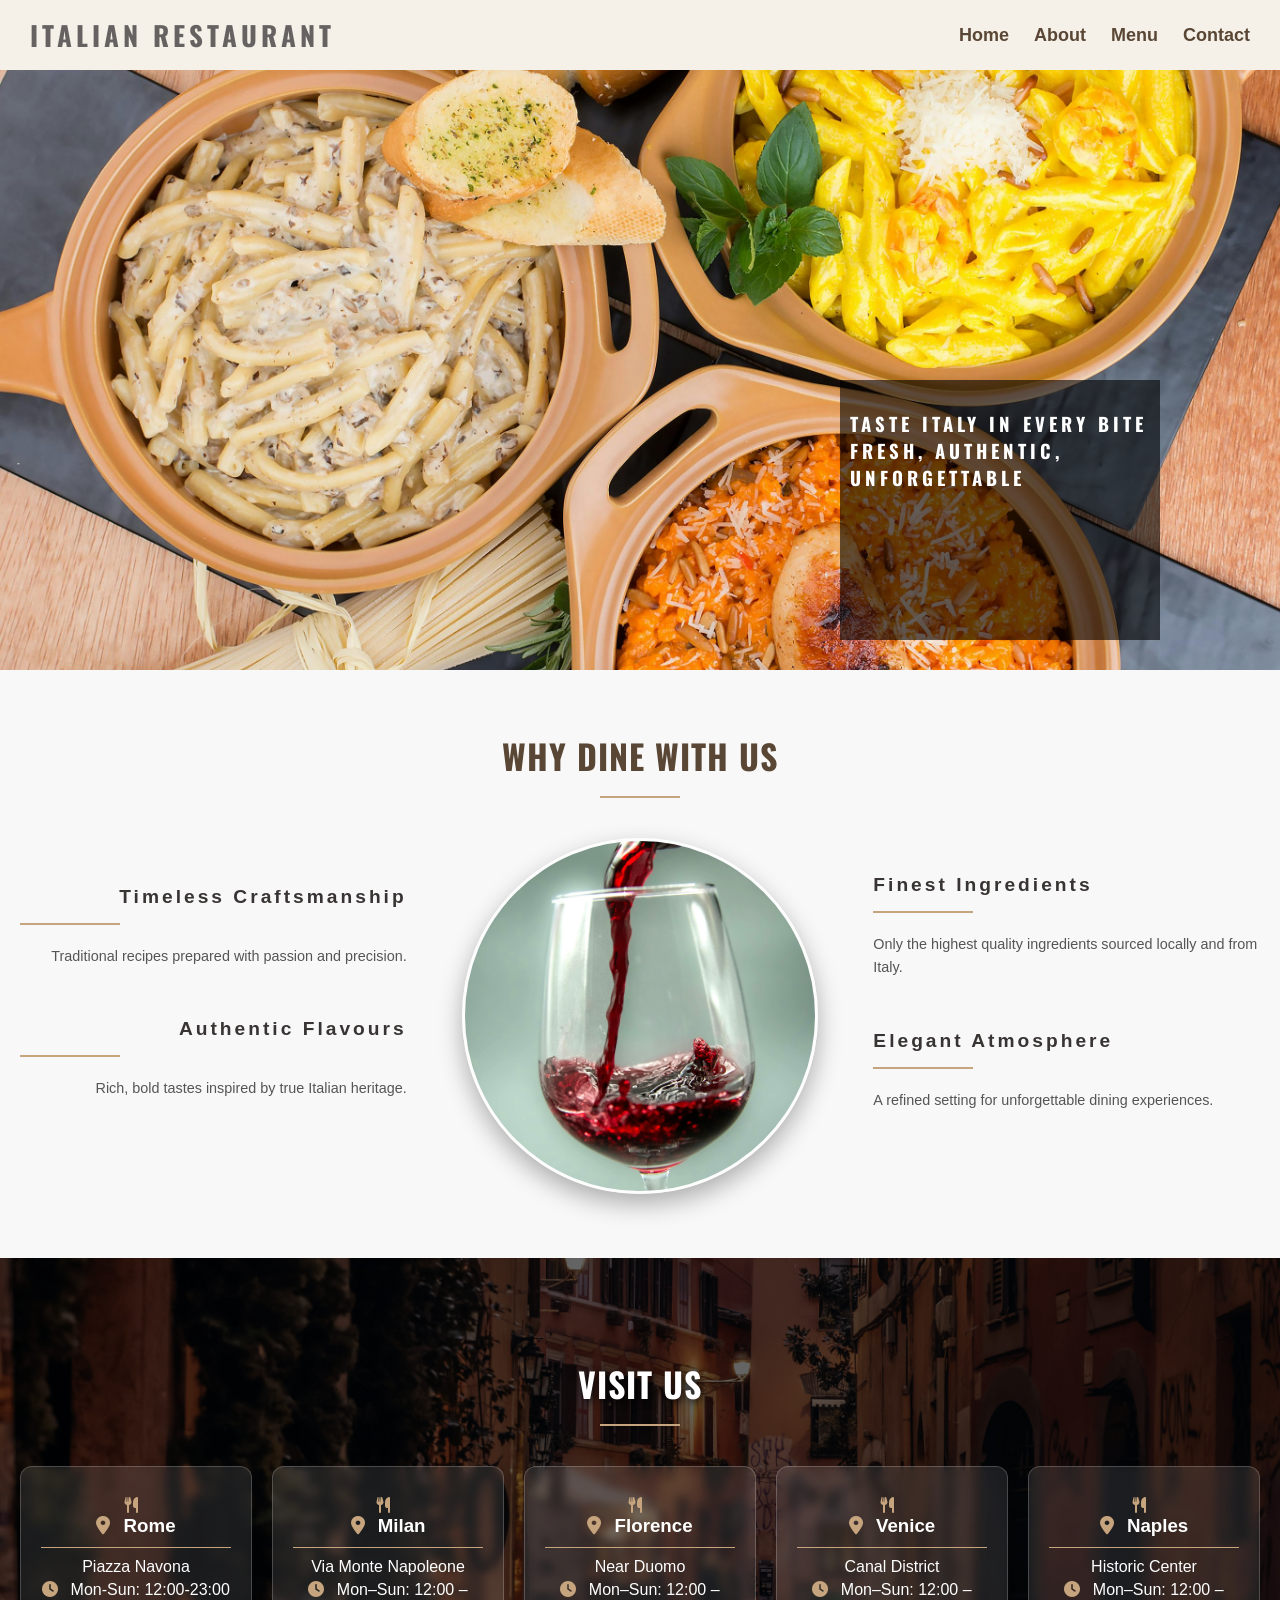
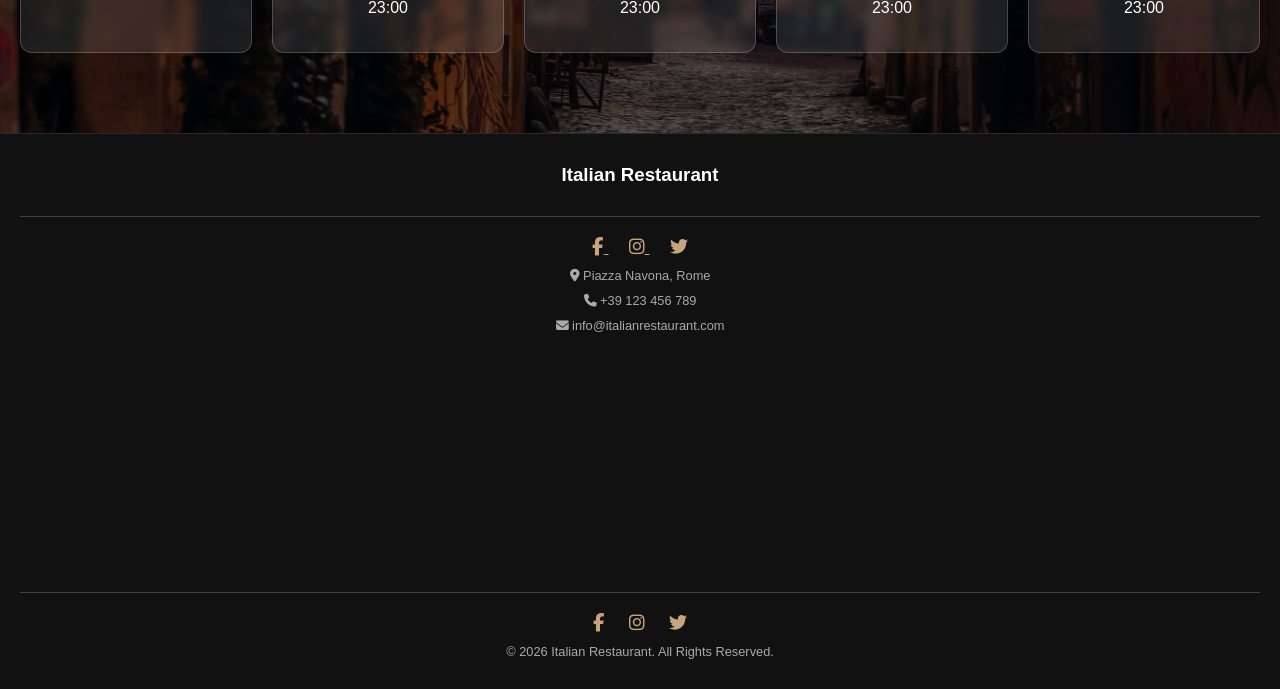
<file: index.html>
<!DOCTYPE html>
<html lang="en">

<head>
    <!-- External Icons (Font Awesome) -->

    <link rel="stylesheet" href="https://cdnjs.cloudflare.com/ajax/libs/font-awesome/6.5.0/css/all.min.css">  

     <!-- Meta Information -->

    <meta charset="UTF-8">
    <meta name="viewport" content="width=device-width, initial-scale=1.0">

    <!-- Page Title -->

    <title>Italian Restaurant</title>

    <!-- Main Stylesheet -->
     <link rel="stylesheet" href="assets/css/style.css">

</head>

<body>

    <!-- ================= HEADER / NAVIGATION ================= -->
    <header class="navbar">
        <!-- Logo -->
        <a href="index.html">
            <h2 id="logo">Italian Restaurant</h2>
        </a>

        <!-- Navigation Menu -->
         <nav>
            <ul>
            <li><a href="index.html">Home</a></li>
            <li><a href="about.html">About</a></li>
            <li class="active"><a href="menu.html">Menu</a></li>
            <li><a href="contact.html">Contact</a></li>     
        </ul>
    </nav>
</header>

    <!-- ================= HERO SECTION ================= -->
    <section id="hero-outer">
        <!-- Background Image -->
        <div id="hero-image"></div>

        <!-- Hero Text Overlay -->
        <div id="cover-text">
            <h3>Taste Italy in every bite</h3>
            <h3>Fresh, Authentic, Unforgettable</h3>
        </div>
    </section>

    <!-- ================= RESTAURANT ETHOS SECTION ================= -->
    <section id="ethos">

        <!-- Section Heading -->
        <h2 class="section-heading">Why Dine With Us</h2>

        <div class="ethos-container">

            <!-- Left Ethos Content -->
            <div class="ethos-left">

                <div class="ethos-item">
                    <h3>Timeless Craftsmanship</h3>
                    <div class="ethos-line"></div>
                    <p>Traditional recipes prepared with passion and precision.</p>
                </div>

                <div class="ethos-item">
                    <h3>Authentic Flavours</h3>
                    <div class="ethos-line"></div>
                    <p>Rich, bold tastes inspired by true Italian heritage.</p>
                </div>

            </div>

            <!-- Center Image -->
            <div class="ethos-image">
                <img src="assets/images/pexels-am83-29436323.jpg" alt="Italian wine">
            </div>

            <!-- Right Ethos Content -->
            <div class="ethos-right">

                <div class="ethos-item">
                    <h3>Finest Ingredients</h3>
                    <div class="ethos-line"></div>
                    <p>Only the highest quality ingredients sourced locally and from Italy.</p>
                </div>

                <div class="ethos-item">
                    <h3>Elegant Atmosphere</h3>
                    <div class="ethos-line"></div>
                    <p>A refined setting for unforgettable dining experiences.</p>
                </div>

            </div>
        </div>
    </section>

    <!-- ================= LOCATIONS / MEETINGS SECTION ================= -->
    <section id="meetings">

        <!-- Section Heading -->
        <h2 class="section-heading">Visit Us</h2>

        <div class="meetings-container">

            <!-- Location Panel: Rome -->
            <div class="meeting-panel">
                <div class="panel-icon">
                    <i class="fas fa-utensils"></i>
                </div>
                <h3><i class="fas fa-map-marker-alt"></i> Rome</h3>
                <p>Piazza Navona</p>
                <p><i class="fas fa-clock"></i> Mon-Sun: 12:00-23:00</p>
            </div>

            <!-- Location Panel: Milan -->
            <div class="meeting-panel">
                <div class="panel-icon">
                    <i class="fas fa-utensils"></i>
                </div>
                <h3><i class="fas fa-map-marker-alt"></i> Milan</h3>
                <p>Via Monte Napoleone</p>
                <p><i class="fas fa-clock"></i> Mon–Sun: 12:00 – 23:00</p>
            </div>

            <!-- Location Panel: Florence -->
            <div class="meeting-panel">
                <div class="panel-icon">
                    <i class="fas fa-utensils"></i>
                </div>
                <h3><i class="fas fa-map-marker-alt"></i> Florence</h3>
                <p>Near Duomo</p>
                <p><i class="fas fa-clock"></i> Mon–Sun: 12:00 – 23:00</p>
            </div>

            <!-- Location Panel: Venice -->
            <div class="meeting-panel">
                <div class="panel-icon">
                    <i class="fas fa-utensils"></i>
                </div>
                <h3><i class="fas fa-map-marker-alt"></i> Venice</h3>
                <p>Canal District</p>
                <p><i class="fas fa-clock"></i> Mon–Sun: 12:00 – 23:00</p>
            </div>

            <!-- Location Panel: Naples -->
            <div class="meeting-panel">
                <div class="panel-icon">
                    <i class="fas fa-utensils"></i>
                </div>
                <h3><i class="fas fa-map-marker-alt"></i> Naples</h3>
                <p>Historic Center</p>
                <p><i class="fas fa-clock"></i> Mon–Sun: 12:00 – 23:00</p>
            </div>

        </div>
    </section>

    <!-- ================= FOOTER ================= -->
    <footer>

    <!-- Footer Content Container -->

    <div class="footer-container">

    <!-- Restaurant Name -->

        <h3>Italian Restaurant</h3> 

    <!-- Social Links -->

        <div class="social-links">
            <a href="#" aria-label="Facebook">
                <i class="fab fa-facebook-f"></i>
            </a>  
         <a href="#" aria-label="Instagram">
                <i class="fab fa-instagram"></i>
            </a>

            <a href="#" aria-label="Twitter">
            <i class="fab fa-twitter"></i>
            </a>
        </div>

          <!-- Contact Info -->
        <div class="footer-contact">
            <p><i class="fas fa-map-marker-alt"></i> Piazza Navona, Rome</p>
            <p><i class="fas fa-phone"></i> +39 123 456 789</p>
            <p><i class="fas fa-envelope"></i> info@italianrestaurant.com</p>
        </div>

        <!-- Google Map -->
        <div class="footer-map">
            <iframe 
                src="https://www.google.com/maps?q=Piazza+Navona+Rome&output=embed"
                width="100%" 
                height="200" 
                style="border:0;" 
                allowfullscreen="" 
                loading="lazy">
            </iframe>
        </div>

        <!-- Social Links -->
        <div class="social-links">
            <a href="#"><i class="fab fa-facebook-f"></i></a>
            <a href="#"><i class="fab fa-instagram"></i></a>
            <a href="#"><i class="fab fa-twitter"></i></a>
        </div>

        <!-- Copyright -->
        <p>&copy; 2026 Italian Restaurant. All Rights Reserved.</p>

    </div>
        
    </footer>

</body>
</html>
</file>
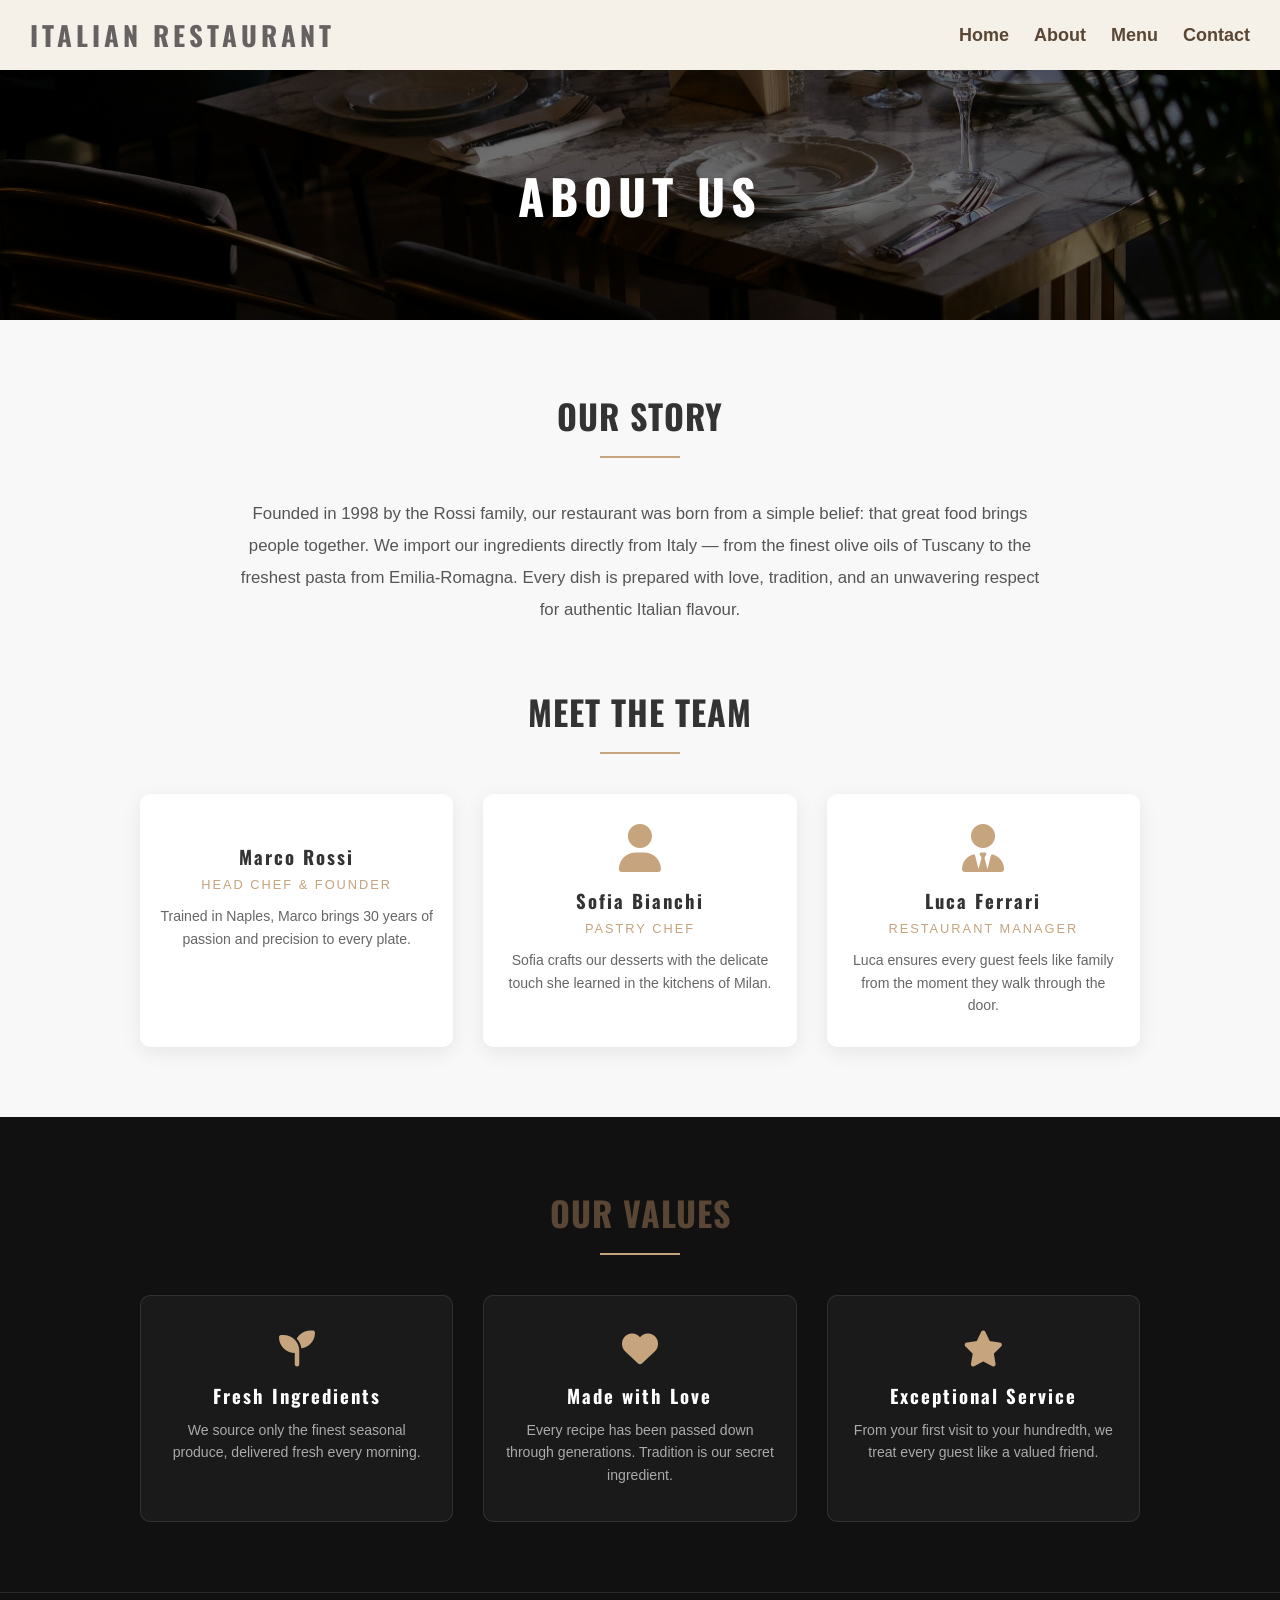
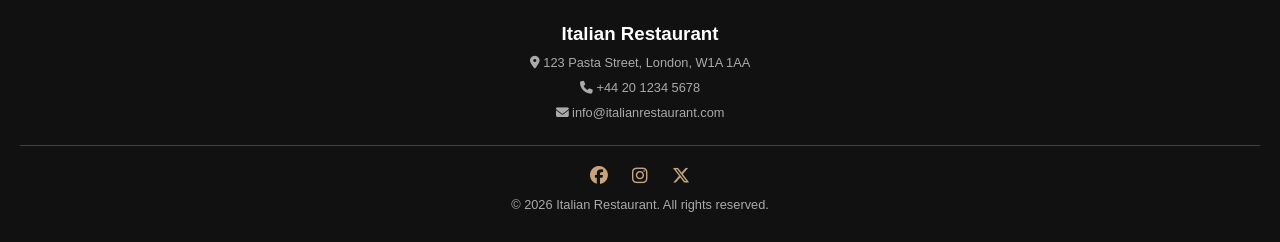
<file: about.html>
<!DOCTYPE html>
<html lang="en">
<head>
     <link rel="stylesheet" href="https://cdnjs.cloudflare.com/ajax/libs/font-awesome/6.5.0/css/all.min.css">
    <meta charset="UTF-8">
    <meta name="viewport" content="width=device-width, initial-scale=1.0">
    <title>About - Italian Restaurant</title>
    <link href="assets/css/style.css" rel="stylesheet" type="text/css" />
    
</head>
<body>

     <!-- HEADER -->
    <header class="navbar">
        <a href="index.html"><h2 id="logo">Italian Restaurant</h2></a>
        <nav>
            <ul id="nav">
                <li><a href="index.html">Home</a></li>
                <li><a href="about.html" class="active">About</a></li>
                <li><a href="menu.html">Menu</a></li>
                <li><a href="contact.html">Contact</a></li>
            </ul>
        </nav>
    </header> 

      <!-- HERO -->
    <div id="about-hero">
        <h1>About Us</h1>
    </div>

    <main>
       <!-- STORY and TEAM -->
        <section class="about-section">
         <h2 class="section-heading">Our Story</h2>
         <p class="about-story">
                Founded in 1998 by the Rossi family, our restaurant was born from a simple belief:
                that great food brings people together. We import our ingredients directly from Italy —
                from the finest olive oils of Tuscany to the freshest pasta from Emilia-Romagna.
                Every dish is prepared with love, tradition, and an unwavering respect for authentic Italian flavour.
        </p>

        <h2 class="section-heading" style="margin-top:20px;">Meet The Team</h2>

        <div class="team-grid">
                <div class="team-card">
                    <i class="fa-solid fa-user-chef"></i>
                    <h3>Marco Rossi</h3>
                    <p class="role">Head Chef &amp; Founder</p>
                    <p>Trained in Naples, Marco brings 30 years of passion and precision to every plate.</p>
                </div>

             <div class="team-card">
                    <i class="fa-solid fa-user"></i>
                    <h3>Sofia Bianchi</h3>
                    <p class="role">Pastry Chef</p>
                    <p>Sofia crafts our desserts with the delicate touch she learned in the kitchens of Milan.</p>
                </div>

              <div class="team-card">
                    <i class="fa-solid fa-user-tie"></i>
                    <h3>Luca Ferrari</h3>
                    <p class="role">Restaurant Manager</p>
                    <p>Luca ensures every guest feels like family from the moment they walk through the door.</p>
                </div>  
        </div>
    </section>

   <!-- VALUES -->

   <section class="values-section">
            <h2 class="section-heading">Our Values</h2>
            <div class="values-grid">
                <div class="value-card">
                    <i class="fa-solid fa-seedling"></i>
                    <h3>Fresh Ingredients</h3>
                    <p>We source only the finest seasonal produce, delivered fresh every morning.</p>
                </div>
                <div class="value-card">
                    <i class="fa-solid fa-heart"></i>
                    <h3>Made with Love</h3>
                    <p>Every recipe has been passed down through generations. Tradition is our secret ingredient.</p>
                </div>
                <div class="value-card">
                    <i class="fa-solid fa-star"></i>
                    <h3>Exceptional Service</h3>
                    <p>From your first visit to your hundredth, we treat every guest like a valued friend.</p>
                </div>
            </div>
        </section>
    </main>

     <!-- FOOTER -->
    <footer>
        <div class="footer-container">
            <h3>Italian Restaurant</h3>
            <div class="footer-contact">
                <p><i class="fa-solid fa-location-dot"></i> 123 Pasta Street, London, W1A 1AA</p>
                <p><i class="fa-solid fa-phone"></i> +44 20 1234 5678</p>
                <p><i class="fa-solid fa-envelope"></i> info@italianrestaurant.com</p>
            </div>
            <div class="social-links" style="margin-top:15px;">
                <a href="#"><i class="fa-brands fa-facebook"></i></a>
                <a href="#"><i class="fa-brands fa-instagram"></i></a>
                <a href="#"><i class="fa-brands fa-x-twitter"></i></a>
            </div>
            <p>&copy; 2026 Italian Restaurant. All rights reserved.</p>
        </div>
    </footer>
    
</body>
</html>
</file>
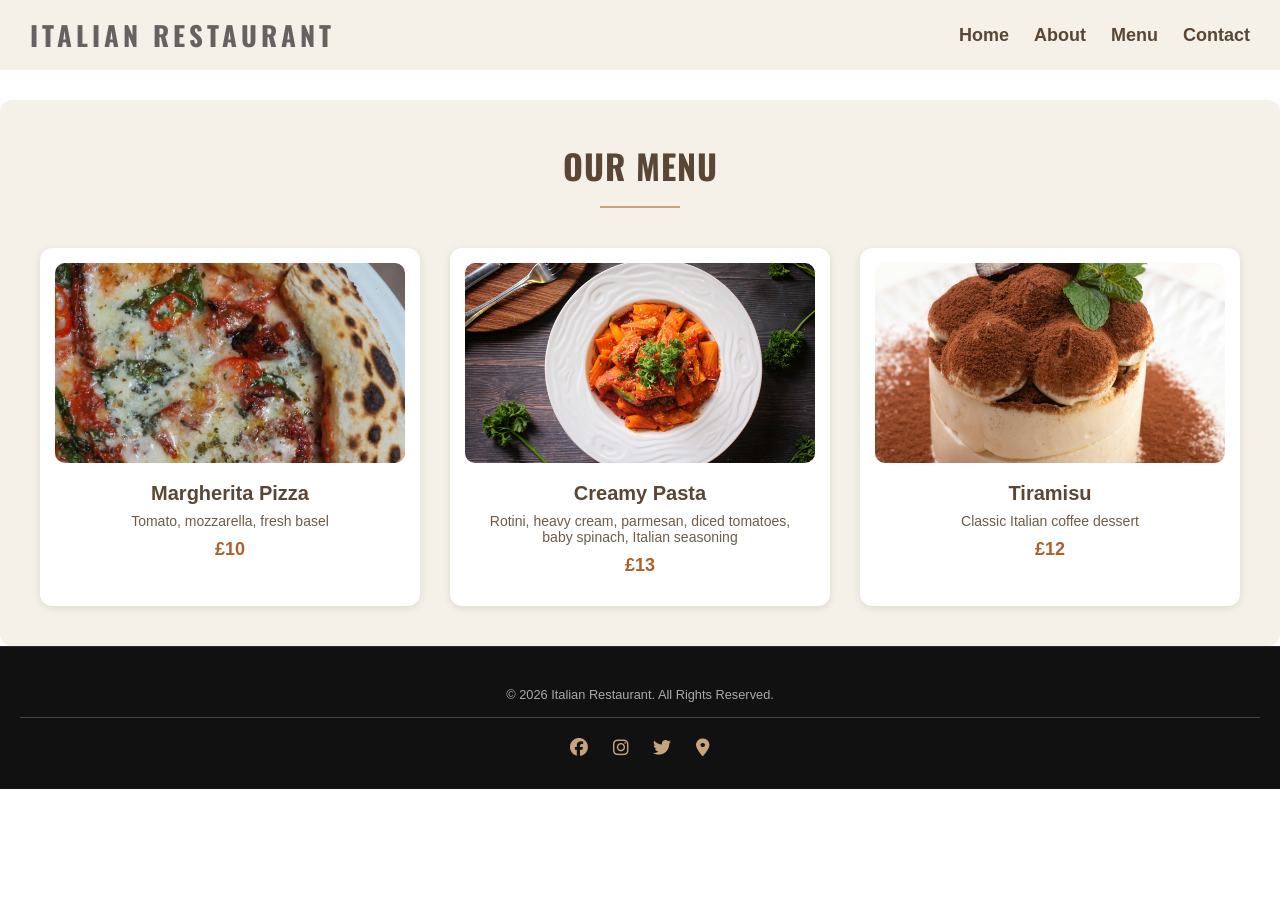
<file: menu.html>
<!DOCTYPE html>
<html lang="en">
<head>
    <meta charset="UTF-8">
    <meta name="viewport" content="width=device-width, initial-scale=1.0">
    <title>Menu</title>

    <!-- Correct Font Awesome -->
    <link rel="stylesheet" href="https://cdnjs.cloudflare.com/ajax/libs/font-awesome/6.5.0/css/all.min.css">

    <!-- Your CSS -->
    <link rel="stylesheet" href="assets/css/style.css">

</head>
<body>
 <header class="navbar">
    <a href="index.html">
        <h2 id="logo">Italian Restaurant</h2>
    </a>

    <nav>
        <ul>
            <li><a href="index.html">Home</a></li>
            <li><a href="about.html">About</a></li>
            <li class="active"><a href="menu.html">Menu</a></li>
            <li><a href="contact.html">Contact</a></li>     
        </ul>
    </nav>
</header>
   <main>
        <section class="menu">
            <h2 class="section-heading">Our Menu</h2>

            <div class="menu-container">

                <!-- Pizza -->
                 <div class="menu-card">
                    <img src="assets/images/pexels-nadin-sh-78971847-15215605.jpg" alt="Margherita Pizza">
                    <div class="menu-info">
                        <h3>Margherita Pizza</h3>
                        <p>Tomato, mozzarella, fresh basel</p>
                        <span class="price">£10</span>
                    </div>
                 </div>


                <!-- Creamy Pasta -->
                <div class="menu-card">
                    <img src="assets/images/pexels-shameel-mukkath-3421394-5640046 (1).jpg" alt="Creamy Pasta">
                    <div class="menu-info">
                        <h3>Creamy Pasta</h3>
                        <p>Rotini, heavy cream, parmesan, diced tomatoes, baby spinach, Italian seasoning</p>
                        <span class="price">£13</span>
                    </div>
                </div>

                <!-- Tiramisu -->
                <div class="menu-card">
                    <img src="assets/images/pexels-evgeniya-davydova-35773675-14766327.jpg" alt="Tiramisu">
                    <div class="menu-info">
                        <h3>Tiramisu</h3>
                        <p>Classic Italian coffee dessert</p>
                        <span class="price">£12</span>
                    </div>
                </div>

            </div>
        </section>
    </main>

    <footer class="footer">

        <p>© 2026 Italian Restaurant. All Rights Reserved.</p>

        <div  class="social-links" style="margin-top: 15px;">
           <a href="#"><i class="fa-brands fa-facebook"></i></a>
           <a href="#"><i class="fa-brands fa-instagram"></i></a>
           <a href="#"><i class="fa-brands fa-twitter"></i></a>
           <a href="#"><i class="fas fa-map-marker-alt"></i></a>
        </div>
    </footer>

</body>
</html>
</file>
<file: assets/css/style.css>
/* ================= GOOGLE FONTS ================= */
@import url('https://fonts.googleapis.com/css?family=Oswald|Lato:300');

/* ================= RESET ================= */
* {
    margin: 0;
    padding: 0;
    border: 0;
}

/* ================= GENERAL STYLES ================= */
body {
    font-family: Arial, sans-serif;
    color: #393434;
}

/* ================= NAVIGATION ================= */
.navbar {
    background: #f5f1e8;
    padding: 15px 30px;
    display: flex;
    justify-content: space-between;
    align-items: center;
}

.navbar ul {
    list-style: none;
    display: flex;
    gap: 25px;
}

.navbar a {
    color: #5a4634;
    text-decoration: none;
    font-weight: bold;
    font-size: 18px;
}

.navbar a:hover {
    text-decoration: underline;
}

/* ================= GLOBAL HEADINGS ================= */
h2 {
    font-family: Oswald, sans-serif;
    text-transform: uppercase;
    letter-spacing: 4px;
    color: #666262;
}

.section-heading {
    font-size: 34px;
    margin-bottom: 40px;
    text-align: center;
    font-weight: 700;
    color: #5a4634;
    letter-spacing: 1px;
    opacity: 0;
    transform: translateY(20px);
    animation: fadeInUp 1s ease forwards;
}

.section-heading::after {
    content: "";
    display: block;
    width: 80px;
    height: 2px;
    background-color: #c5a47e;
    margin: 15px auto 0;
}

@keyframes fadeInUp {
    to {
        opacity: 1;
        transform: translateY(0);
    }
}

/* ================= HERO SECTION ================= */
#hero-outer {
    height: 600px;
    width: 100%;
    overflow: hidden;
    position: relative;
}

#hero-image {
    height: 600px;
    width: 100%;
    background: url("../images/pexels-shameel-mukkath-3421394-5175537.jpg") no-repeat center center;
    background-size: cover;
    animation: hero-image-zoom 5s forwards;
}

@keyframes hero-image-zoom {
    from { transform: scale(1); }
    to { transform: scale(1.1); }
}

#cover-text {
    position: absolute;
    bottom: 30px;
    right: 120px;
    width: 300px;
    height: 200px;
    padding: 30px 10px;
    background-color: rgba(0, 0, 0, 0.6);
    color: #fff;
    font-family: Oswald;
    text-transform: uppercase;
    letter-spacing: 4px;
}

/* ================= ETHOS SECTION ================= */
#ethos {
    padding: 60px 20px;
    text-align: center;
    background-color: #f8f8f8;
}

.ethos-container {
    display: flex;
    align-items: center;
    justify-content: space-between;
    gap: 40px;
}

.ethos-left,
.ethos-right,
.ethos-image {
    flex: 1;
}

.ethos-left { text-align: right; }
.ethos-right { text-align: left; }

.ethos-item {
    margin-bottom: 50px;
}

.ethos-item h3 {
    font-size: 120%;
    letter-spacing: 3px;
    margin-bottom: 10px;
}

.ethos-line {
    width: 100px;
    height: 2px;
    background-color: #c5a47e;
    margin: 15px 0 20px;
    transition: 0.3s;
}

.ethos-item:hover .ethos-line {
    width: 140px;
}

.ethos-item p {
    font-size: 90%;
    line-height: 1.6;
    color: #555;
}

.ethos-image img {
    width: 350px;
    height: 350px;
    object-fit: cover;
    border-radius: 50%;
    border: 3px solid rgba(255,255,255,0.8);
    box-shadow: 0 10px 25px rgba(0,0,0,0.3);
}

/* ================= MEETINGS SECTION ================= */
#meetings {
    padding: 80px 20px;
    text-align: center;
    background: url("../images/pexels-magda-ehlers-pexels-36132765.jpg") no-repeat center center;
    background-size: cover;
    position: relative;
    color: #fff;
    animation: fadeIn 1s ease-in-out;
}

@keyframes fadeIn {
    from { opacity: 0; }
    to { opacity: 1; }
}

#meetings::before {
    content: "";
    position: absolute;
    inset: 0;
    background-color: rgba(0,0,0,0.6);
    z-index: 0;
}


#meetings .section-heading {
    opacity: 1;
    transform: translateY(0);
    z-index: 3;
    position: relative;
    font-weight: 800;
    text-shadow: 2px 2px 8px rgba(0,0,0,0.9);
    color: #fff;
    margin-bottom: 40px;
    margin-top: 20px;
}

.meetings-container,
#meetings h2 {
    position: relative;
    z-index: 2;
}

.meetings-container {
    display: grid;
    grid-template-columns: repeat(5, 1fr);
    gap: 20px;
    margin-top: 40px;
}

.meeting-panel {
    padding: 30px 20px;
    border-radius: 12px;
    background-color: rgba(255,255,255,0.1);
    border: 1px solid rgba(255,255,255,0.2);
    backdrop-filter: blur(5px);
    transition: 0.3s;
}

.meeting-panel:hover {
    transform: translateY(-8px);
    background-color: rgba(255,255,255,0.2);
}

.meeting-panel h3 { margin-bottom: 10px; }
.meeting-panel p { margin: 5px 0; }

.meeting-panel p:first-of-type {
    border-top: 1px solid #c5a47e;
    margin-top: 10px;
    padding-top: 10px;
}

.meeting-panel i {
    margin-right: 8px;
    color: #c5a47e;
}

/* ================= MENU SECTION ================= */
.menu {
    padding: 40px;
    margin-top: 30px;
    background: #f5f1e8;
    border-radius: 12px;
}

.menu-container {
    display: grid;
    grid-template-columns: repeat(auto-fit, minmax(300px, 1fr));
    gap: 30px;
}

.menu-card {
    background: white;
    border-radius: 12px;
    padding: 15px;
    box-shadow: 0 2px 8px rgba(0,0,0,0.1);
    transition: transform 0.3s ease;
}

.menu-card:hover {
    transform: translateY(-8px);
}

.menu-card img {
    width: 100%;
    height: 200px;
    object-fit: cover;
    border-radius: 10px;
}

.menu-info {
    padding: 15px;
    text-align: center;
}

.menu-info h3 {
    margin-bottom: 8px;
    font-size: 20px;
    color: #5a4634;
}

.menu-info p {
    font-size: 14px;
    color: #6f5b48;
    margin-bottom: 10px;
}

.price {
    font-weight: bold;
    color: #b05e2a;
    font-size: 18px;
}

/* ================= FOOTER ================= */
footer {
    background-color: #111;
    color: #fff;
    text-align: center;
    padding: 30px 20px;
    border-top: 1px solid rgba(255,255,255,0.1);
}

footer p {
    margin-top: 10px;
    font-size: 80%;
    color: #aaa;
}

.footer-contact {
    margin-bottom: 25px;
}

.social-links {
    margin-top: 30px;
    padding-top: 20px;
    border-top: 1px solid rgba(255,255,255,0.2);
}

.social-links a {
    margin: 0 10px;
    color: #c5a47e;
    font-size: 18px;
    transition: 0.3s;
}

.social-links a:hover {
    color: #fff;
}


/* ================= ABOUT PAGE STYLES ================= */
 
/* ---- Hero ---- */
#about-hero {
    background: url("../images/pexels-nadin-sh-78971847-34429975.jpg") no-repeat center center;
    background-size: cover;
    height: 250px;
    position: relative;
    display: flex;
    align-items: center;
    justify-content: center;
}

#about-hero::before {
    content: "";
    position: absolute;
    inset: 0;
    background: rgba(0,0,0,0.55);
}

#about-hero h1 {
    position: relative;
    font-family: Oswald;
    color: #fff;
    font-size: 300%;
    letter-spacing: 6px;
    text-transform: uppercase;
}

 /* ---- Story Section ---- */
.about-section {
    background-color: #f8f8f8;
    padding: 70px 40px;
}
 
.about-section .section-heading {
    color: #333;
}
 
.about-section .section-heading::after {
    background-color: #c5a47e;
}
 
.about-story {
    max-width: 800px;
    margin: 0 auto 60px;
    text-align: center;
    font-size: 105%;
    line-height: 1.9;
    color: #555;
}

/* ---- Team Cards ---- */
.team-grid {
    display: grid;
    grid-template-columns: repeat(3, 1fr);
    gap: 30px;
    max-width: 1000px;
    margin: 0 auto;
}
 
.team-card {
    text-align: center;
    padding: 30px 20px;
    background: #fff;
    border-radius: 10px;
    box-shadow: 0 5px 20px rgba(0,0,0,0.08);
    transition: 0.3s;
}
 
.team-card:hover {
    transform: translateY(-5px);
}
 
.team-card i {
    font-size: 48px;
    color: #c5a47e;
    margin-bottom: 15px;
}
 
.team-card h3 {
    font-family: Oswald;
    letter-spacing: 2px;
    color: #333;
    margin-bottom: 5px;
}
 
.team-card .role {
    font-size: 80%;
    letter-spacing: 2px;
    text-transform: uppercase;
    color: #c5a47e;
    margin-bottom: 10px;
}
 
.team-card p {
    font-size: 88%;
    color: #666;
    line-height: 1.6;
}


/* ---- Values Section ---- */

.values-section {
    background-color: #111;
    padding: 70px 40px;
}
 
.values-grid {
    display: grid;
    grid-template-columns: repeat(3, 1fr);
    gap: 30px;
    max-width: 1000px;
    margin: 0 auto;
}
 
.value-card {
    text-align: center;
    padding: 35px 20px;
    border: 1px solid rgba(255,255,255,0.1);
    border-radius: 10px;
    background: rgba(255,255,255,0.04);
    transition: 0.3s;
}
 
.value-card:hover {
    background: rgba(255,255,255,0.09);
    transform: translateY(-5px);
}
 
.value-card i {
    font-size: 36px;
    color: #c5a47e;
    margin-bottom: 15px;
}
 
.value-card h3 {
    font-family: Oswald;
    color: #fff;
    letter-spacing: 2px;
    margin-bottom: 10px;
}
 
.value-card p {
    font-size: 88%;
    color: #aaa;
    line-height: 1.6;
}

/* ================= CONTACT PAGE STYLES ================= */
 
/* ---- Hero ---- */
#contact-hero {
    
    background: url("../images/pexels-renestrgar-33240983.jpg") no-repeat center center;
    background-size: cover;
    height: 250px;
    position: relative;
    display: flex;
    align-items: center;
    justify-content: center;
}
 
#contact-hero::before {
    content: "";
    position: absolute;
    inset: 0;
    background: rgba(0,0,0,0.55);
}
 
#contact-hero h1 {
    position: relative;
    font-family: Oswald;
    color: #fff;
    font-size: 300%;
    letter-spacing: 6px;
    text-transform: uppercase;
}

/* ---- Contact Section with Background Image ---- */

.contact-section {
    padding: 70px 40px;
    position: relative;
 
    background: url("../images/pexels-nadin-sh-78971847-34429975.jpg") no-repeat center center;
    background-size: cover;
    background-attachment: fixed;
}
</file>
